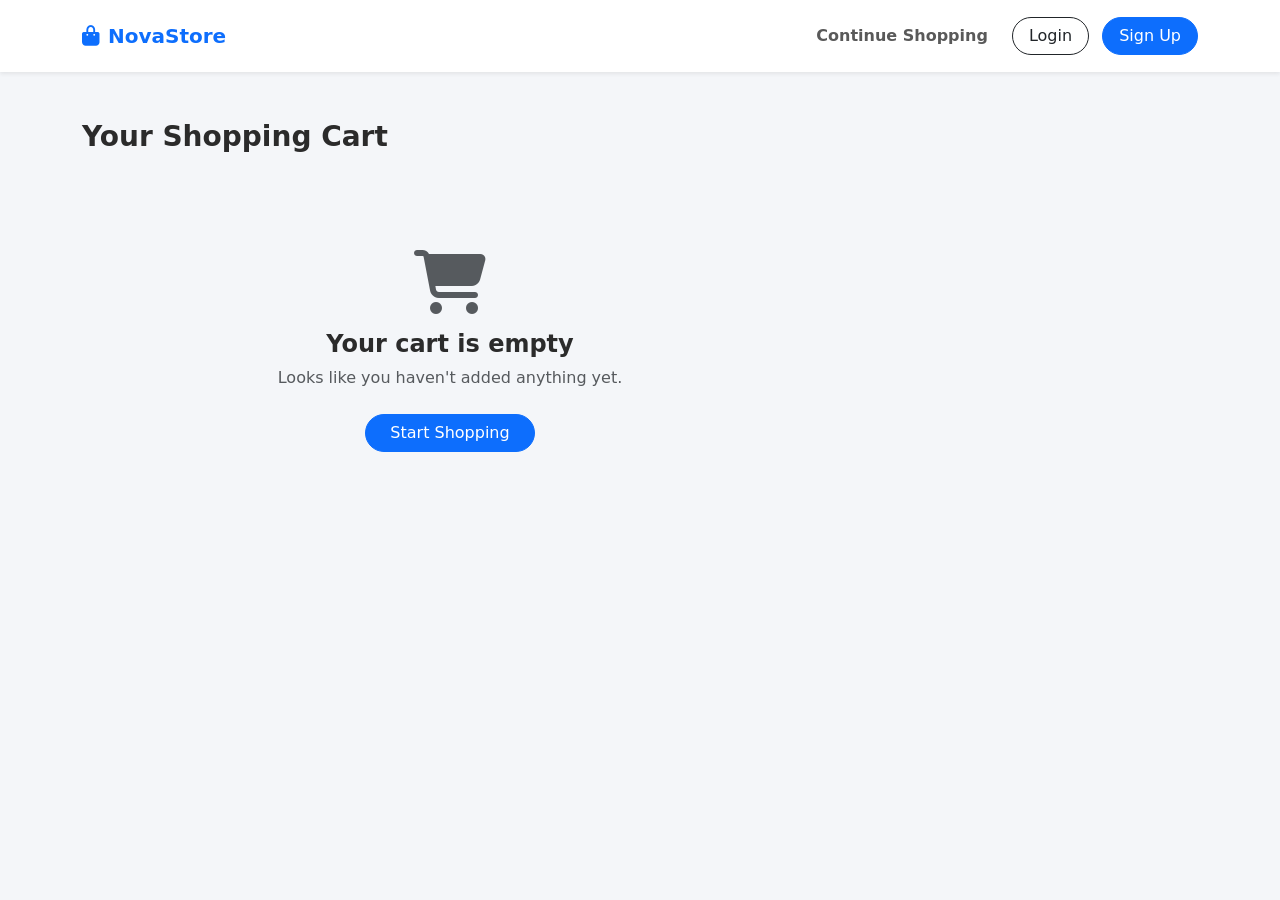
<file: cart.html>
<!DOCTYPE html>
<html lang="en">
<head>
    <meta charset="UTF-8">
    <meta name="viewport" content="width=device-width, initial-scale=1.0">
    <title>Shopping Cart - NovaStore</title>
    <link href="https://cdn.jsdelivr.net/npm/bootstrap@5.3.2/dist/css/bootstrap.min.css" rel="stylesheet">
    <link href="https://cdnjs.cloudflare.com/ajax/libs/font-awesome/6.4.2/css/all.min.css" rel="stylesheet">
    <link rel="stylesheet" href="css/style.css">
</head>
<body>

    <nav class="navbar navbar-expand-lg navbar-light bg-white sticky-top shadow-sm py-3">
        <div class="container">
            <a class="navbar-brand fw-bold text-primary" href="index.html"><i class="fas fa-shopping-bag me-2"></i>NovaStore</a>
            <div class="collapse navbar-collapse">
                <ul class="navbar-nav ms-auto me-3">
                    <li class="nav-item"><a class="nav-link fw-semibold" href="products.html">Continue Shopping</a></li>
                </ul>
                <div id="nav-auth-links"></div>
            </div>
        </div>
    </nav>

    <div class="container my-5">
        <h3 class="fw-bold mb-4">Your Shopping Cart</h3>
        <div class="row">
            <div class="col-lg-8" id="cart-items-list"></div>
            <div class="col-lg-4" id="cart-summary"></div>
        </div>
    </div>

    <script src="https://cdn.jsdelivr.net/npm/bootstrap@5.3.2/dist/js/bootstrap.bundle.min.js"></script>
    <script src="js/data.js"></script>
    <script src="js/auth.js"></script>
    <script src="js/cart.js"></script>
</body>
</html>
</file>
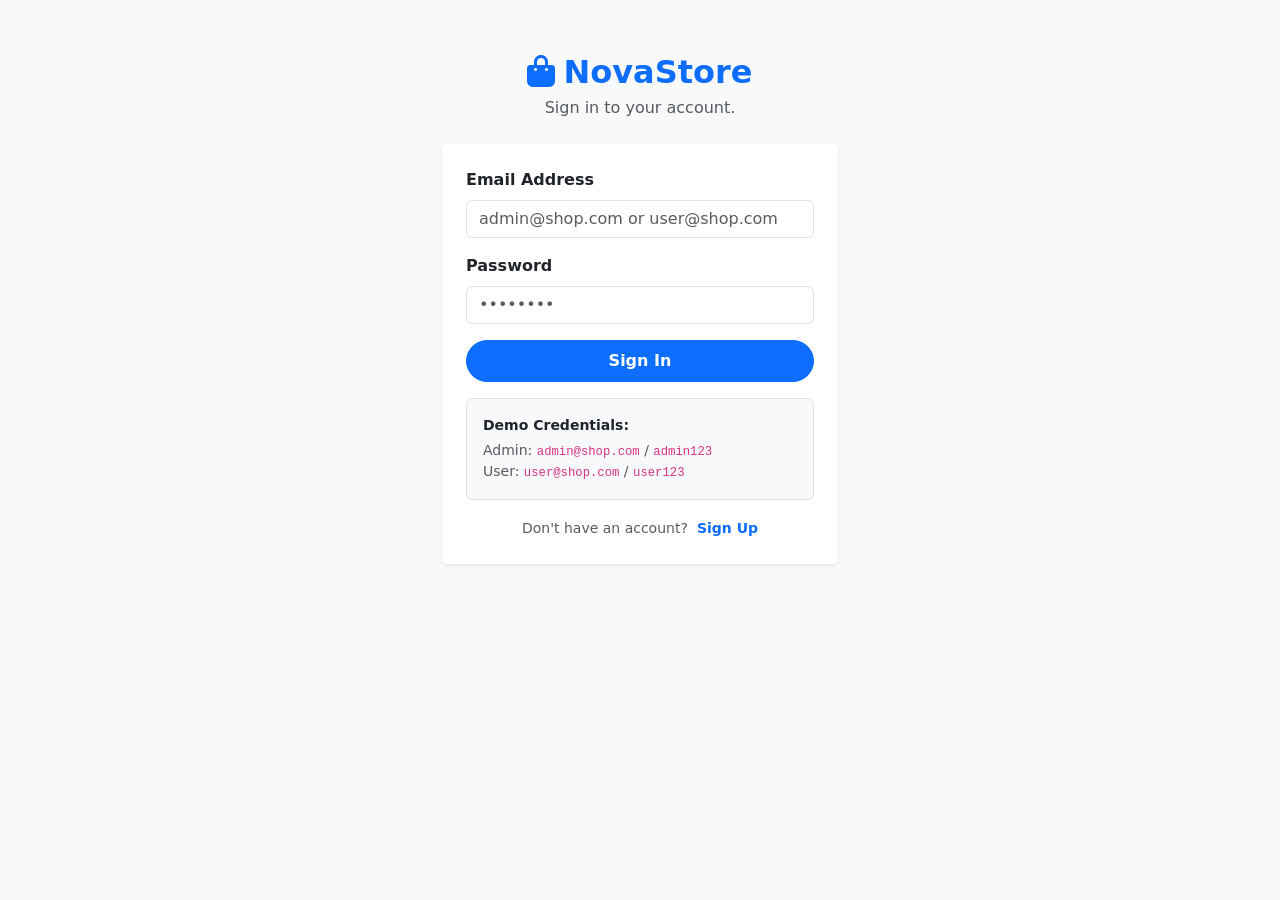
<file: login.html>
<!DOCTYPE html>
<html lang="en">
<head>
    <meta charset="UTF-8">
    <meta name="viewport" content="width=device-width, initial-scale=1.0">
    <title>Login - NovaStore</title>
    <link href="https://cdn.jsdelivr.net/npm/bootstrap@5.3.2/dist/css/bootstrap.min.css" rel="stylesheet">
    <link href="https://cdnjs.cloudflare.com/ajax/libs/font-awesome/6.4.2/css/all.min.css" rel="stylesheet">
    <link rel="stylesheet" href="css/style.css">
</head>
<body class="bg-light d-flex align-items-center py-5">

    <div class="container" style="max-width: 420px;">
        <div class="text-center mb-4">
            <a href="index.html" class="navbar-brand fw-bold text-primary fs-2"><i class="fas fa-shopping-bag me-2"></i>NovaStore</a>
            <p class="text-muted">Sign in to your account.</p>
        </div>

        <div class="card border-0 shadow-sm p-4">
            <form id="login-form">
                <div class="mb-3">
                    <label class="form-label fw-bold">Email Address</label>
                    <input type="email" id="login-email" class="form-control" required placeholder="admin@shop.com or user@shop.com">
                </div>
                <div class="mb-3">
                    <label class="form-label fw-bold">Password</label>
                    <input type="password" id="login-password" class="form-control" required placeholder="••••••••">
                </div>
                <button type="submit" class="btn btn-primary rounded-pill w-100 fw-bold py-2 mb-3">Sign In</button>
            </form>

            <div class="p-3 bg-light rounded border mb-3">
                <small class="fw-bold d-block mb-1">Demo Credentials:</small>
                <small class="text-muted d-block">Admin: <code>admin@shop.com</code> / <code>admin123</code></small>
                <small class="text-muted d-block">User: <code>user@shop.com</code> / <code>user123</code></small>
            </div>

            <div class="text-center">
                <span class="text-muted small">Don't have an account?</span>
                <a href="signup.html" class="small fw-bold text-primary text-decoration-none ms-1">Sign Up</a>
            </div>
        </div>
    </div>

    <script src="https://cdn.jsdelivr.net/npm/bootstrap@5.3.2/dist/js/bootstrap.bundle.min.js"></script>
    <script src="js/data.js"></script>
    <script src="js/auth.js"></script>
    <script>
        document.getElementById("login-form").addEventListener("submit", (e) => {
            e.preventDefault();
            const email = document.getElementById("login-email").value;
            const pass = document.getElementById("login-password").value;
            login(email, pass);
        });
    </script>
</body>
</html>
</file>
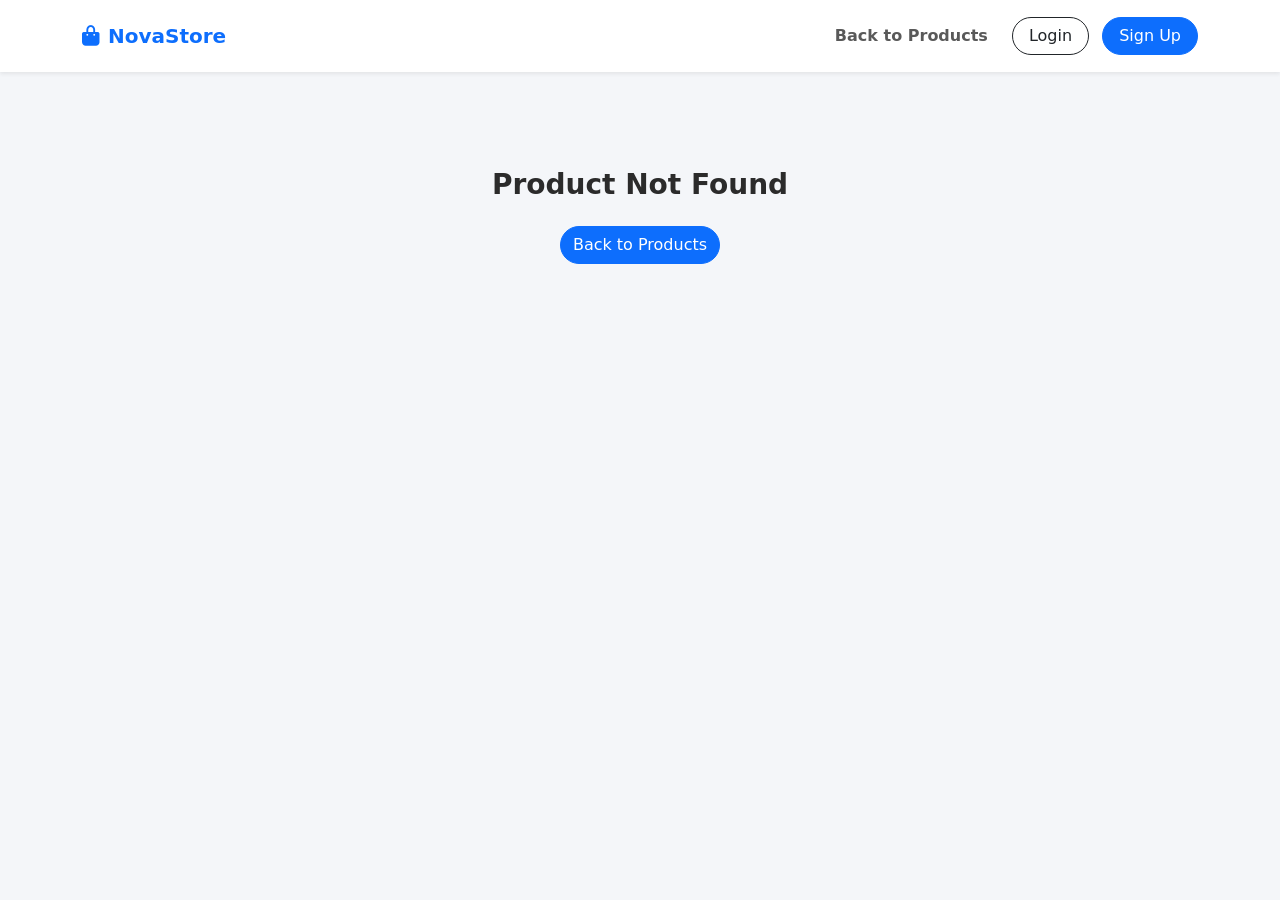
<file: product-details.html>
<!DOCTYPE html>
<html lang="en">
<head>
    <meta charset="UTF-8">
    <meta name="viewport" content="width=device-width, initial-scale=1.0">
    <title>Product Details - NovaStore</title>
    <link href="https://cdn.jsdelivr.net/npm/bootstrap@5.3.2/dist/css/bootstrap.min.css" rel="stylesheet">
    <link href="https://cdnjs.cloudflare.com/ajax/libs/font-awesome/6.4.2/css/all.min.css" rel="stylesheet">
    <link rel="stylesheet" href="css/style.css">
</head>
<body>

    <nav class="navbar navbar-expand-lg navbar-light bg-white sticky-top shadow-sm py-3">
        <div class="container">
            <a class="navbar-brand fw-bold text-primary" href="index.html"><i class="fas fa-shopping-bag me-2"></i>NovaStore</a>
            <div class="collapse navbar-collapse">
                <ul class="navbar-nav ms-auto me-3">
                    <li class="nav-item"><a class="nav-link fw-semibold" href="products.html">Back to Products</a></li>
                </ul>
                <div id="nav-auth-links"></div>
            </div>
        </div>
    </nav>

    <div class="container my-5">
        <div class="row align-items-center" id="product-detail-container"></div>
    </div>

    <script src="https://cdn.jsdelivr.net/npm/bootstrap@5.3.2/dist/js/bootstrap.bundle.min.js"></script>
    <script src="js/data.js"></script>
    <script src="js/auth.js"></script>
    <script src="js/cart.js"></script>
    <script src="js/products.js"></script>
</body>
</html>
</file>
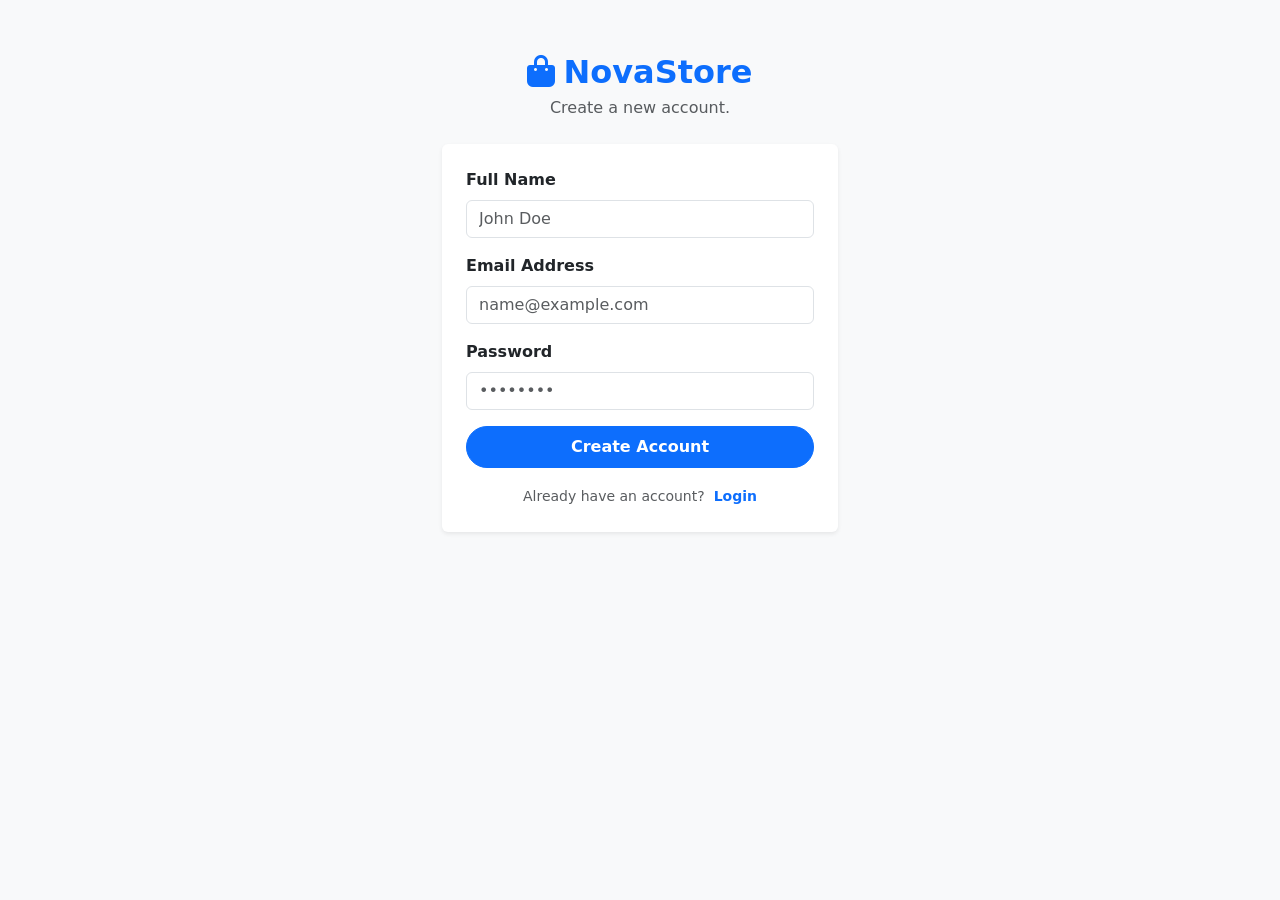
<file: signup.html>
<!DOCTYPE html>
<html lang="en">
<head>
    <meta charset="UTF-8">
    <meta name="viewport" content="width=device-width, initial-scale=1.0">
    <title>Sign Up - NovaStore</title>
    <link href="https://cdn.jsdelivr.net/npm/bootstrap@5.3.2/dist/css/bootstrap.min.css" rel="stylesheet">
    <link href="https://cdnjs.cloudflare.com/ajax/libs/font-awesome/6.4.2/css/all.min.css" rel="stylesheet">
    <link rel="stylesheet" href="css/style.css">
</head>
<body class="bg-light d-flex align-items-center py-5">

    <div class="container" style="max-width: 420px;">
        <div class="text-center mb-4">
            <a href="index.html" class="navbar-brand fw-bold text-primary fs-2"><i class="fas fa-shopping-bag me-2"></i>NovaStore</a>
            <p class="text-muted">Create a new account.</p>
        </div>

        <div class="card border-0 shadow-sm p-4">
            <form id="signup-form">
                <div class="mb-3">
                    <label class="form-label fw-bold">Full Name</label>
                    <input type="text" id="signup-name" class="form-control" required placeholder="John Doe">
                </div>
                <div class="mb-3">
                    <label class="form-label fw-bold">Email Address</label>
                    <input type="email" id="signup-email" class="form-control" required placeholder="name@example.com">
                </div>
                <div class="mb-3">
                    <label class="form-label fw-bold">Password</label>
                    <input type="password" id="signup-password" class="form-control" required placeholder="••••••••">
                </div>
                <button type="submit" class="btn btn-primary rounded-pill w-100 fw-bold py-2 mb-3">Create Account</button>
            </form>

            <div class="text-center">
                <span class="text-muted small">Already have an account?</span>
                <a href="login.html" class="small fw-bold text-primary text-decoration-none ms-1">Login</a>
            </div>
        </div>
    </div>

    <script src="https://cdn.jsdelivr.net/npm/bootstrap@5.3.2/dist/js/bootstrap.bundle.min.js"></script>
    <script src="js/data.js"></script>
    <script src="js/auth.js"></script>
    <script>
        document.getElementById("signup-form").addEventListener("submit", (e) => {
            e.preventDefault();
            const name = document.getElementById("signup-name").value;
            const email = document.getElementById("signup-email").value;
            const pass = document.getElementById("signup-password").value;
            signup(name, email, pass);
        });
    </script>
</body>
</html>
</file>
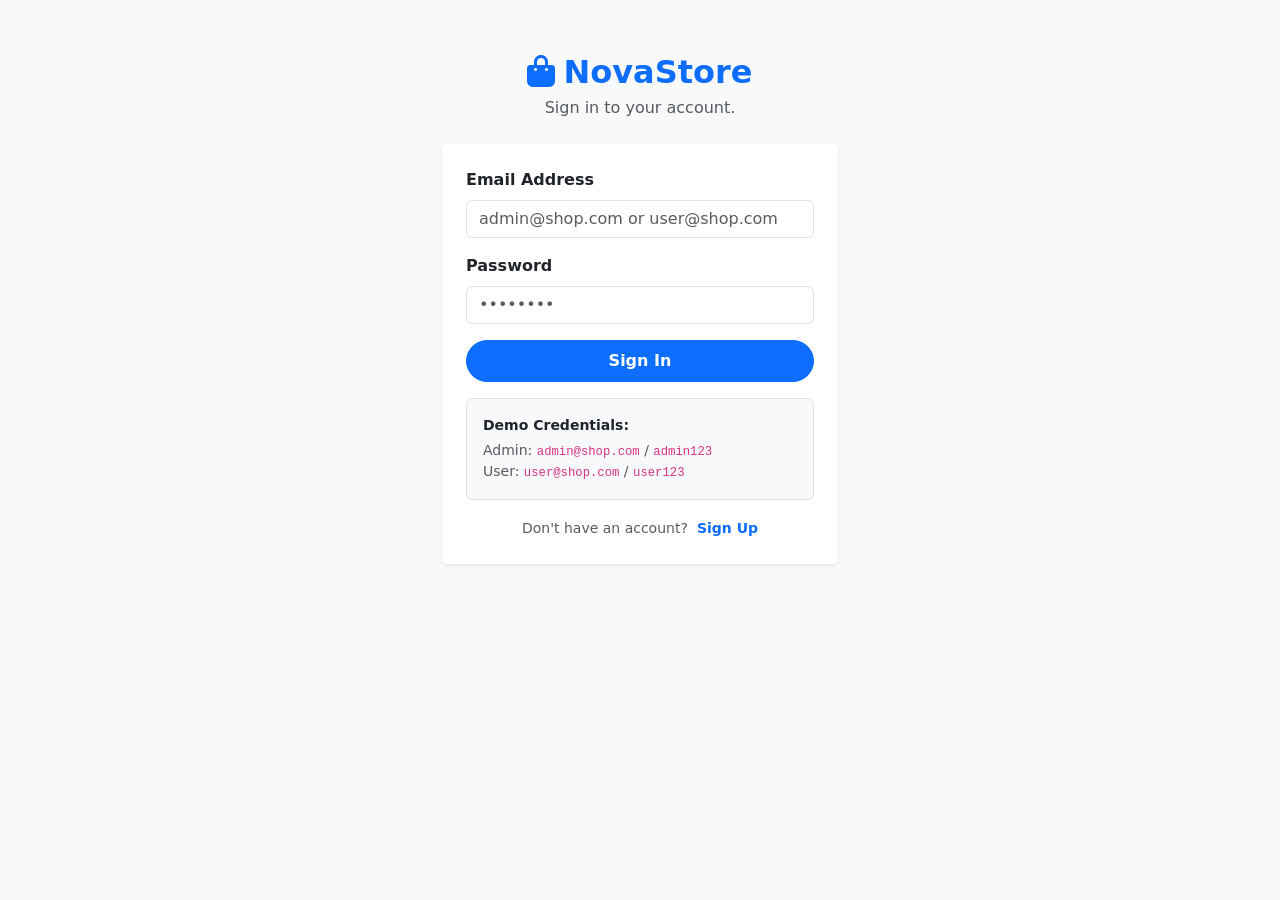
<file: admin/dashboard.html>
<!DOCTYPE html>
<html lang="en">
<head>
    <meta charset="UTF-8">
    <meta name="viewport" content="width=device-width, initial-scale=1.0">
    <title>Admin Dashboard - NovaStore</title>
    <link href="https://cdn.jsdelivr.net/npm/bootstrap@5.3.2/dist/css/bootstrap.min.css" rel="stylesheet">
    <link href="https://cdnjs.cloudflare.com/ajax/libs/font-awesome/6.4.2/css/all.min.css" rel="stylesheet">
    <link rel="stylesheet" href="../css/style.css">
</head>
<body>

    <nav class="navbar navbar-expand-lg navbar-dark bg-dark py-3">
        <div class="container-fluid px-4">
            <a class="navbar-brand fw-bold text-primary" href="../index.html"><i class="fas fa-shopping-bag me-2"></i>NovaStore <span class="badge bg-danger ms-2">Admin</span></a>
            <div class="collapse navbar-collapse">
                <ul class="navbar-nav me-auto">
                    <li class="nav-item"><a class="nav-link active fw-bold" href="dashboard.html">Dashboard</a></li>
                    <li class="nav-item"><a class="nav-link" href="products.html">Products</a></li>
                    <li class="nav-item"><a class="nav-link" href="orders.html">Orders</a></li>
                </ul>
                <div id="nav-auth-links"></div>
            </div>
        </div>
    </nav>

    <div class="container-fluid p-4">
        <h3 class="fw-bold mb-4">Dashboard Overview</h3>

        <div class="row g-4 mb-4">
            <div class="col-md-3">
                <div class="card border-0 shadow-sm p-3 bg-primary text-white rounded-3">
                    <div class="d-flex justify-content-between align-items-center">
                        <div>
                            <h6 class="text-white-50">Total Products</h6>
                            <h2 class="fw-bold mb-0" id="admin-total-products">0</h2>
                        </div>
                        <i class="fas fa-box fa-2x text-white-50"></i>
                    </div>
                </div>
            </div>
            <div class="col-md-3">
                <div class="card border-0 shadow-sm p-3 bg-success text-white rounded-3">
                    <div class="d-flex justify-content-between align-items-center">
                        <div>
                            <h6 class="text-white-50">Total Orders</h6>
                            <h2 class="fw-bold mb-0" id="admin-total-orders">0</h2>
                        </div>
                        <i class="fas fa-shopping-cart fa-2x text-white-50"></i>
                    </div>
                </div>
            </div>
            <div class="col-md-3">
                <div class="card border-0 shadow-sm p-3 bg-warning text-dark rounded-3">
                    <div class="d-flex justify-content-between align-items-center">
                        <div>
                            <h6 class="text-dark-50">Total Users</h6>
                            <h2 class="fw-bold mb-0" id="admin-total-users">0</h2>
                        </div>
                        <i class="fas fa-users fa-2x text-dark-50"></i>
                    </div>
                </div>
            </div>
            <div class="col-md-3">
                <div class="card border-0 shadow-sm p-3 bg-dark text-white rounded-3">
                    <div class="d-flex justify-content-between align-items-center">
                        <div>
                            <h6 class="text-white-50">Total Revenue</h6>
                            <h2 class="fw-bold mb-0" id="admin-total-revenue">$0.00</h2>
                        </div>
                        <i class="fas fa-dollar-sign fa-2x text-white-50"></i>
                    </div>
                </div>
            </div>
        </div>

        <div class="card border-0 shadow-sm p-4">
            <h5 class="fw-bold mb-3">Recent Orders</h5>
            <div class="table-responsive">
                <table class="table align-middle">
                    <thead>
                        <tr>
                            <th>Order ID</th>
                            <th>Customer</th>
                            <th>Date</th>
                            <th>Amount</th>
                            <th>Status</th>
                        </tr>
                    </thead>
                    <tbody id="admin-recent-orders"></tbody>
                </table>
            </div>
        </div>
    </div>

    <script src="https://cdn.jsdelivr.net/npm/bootstrap@5.3.2/dist/js/bootstrap.bundle.min.js"></script>
    <script src="../js/data.js"></script>
    <script src="../js/auth.js"></script>
    <script src="../js/admin.js"></script>
</body>
</html>
</file>
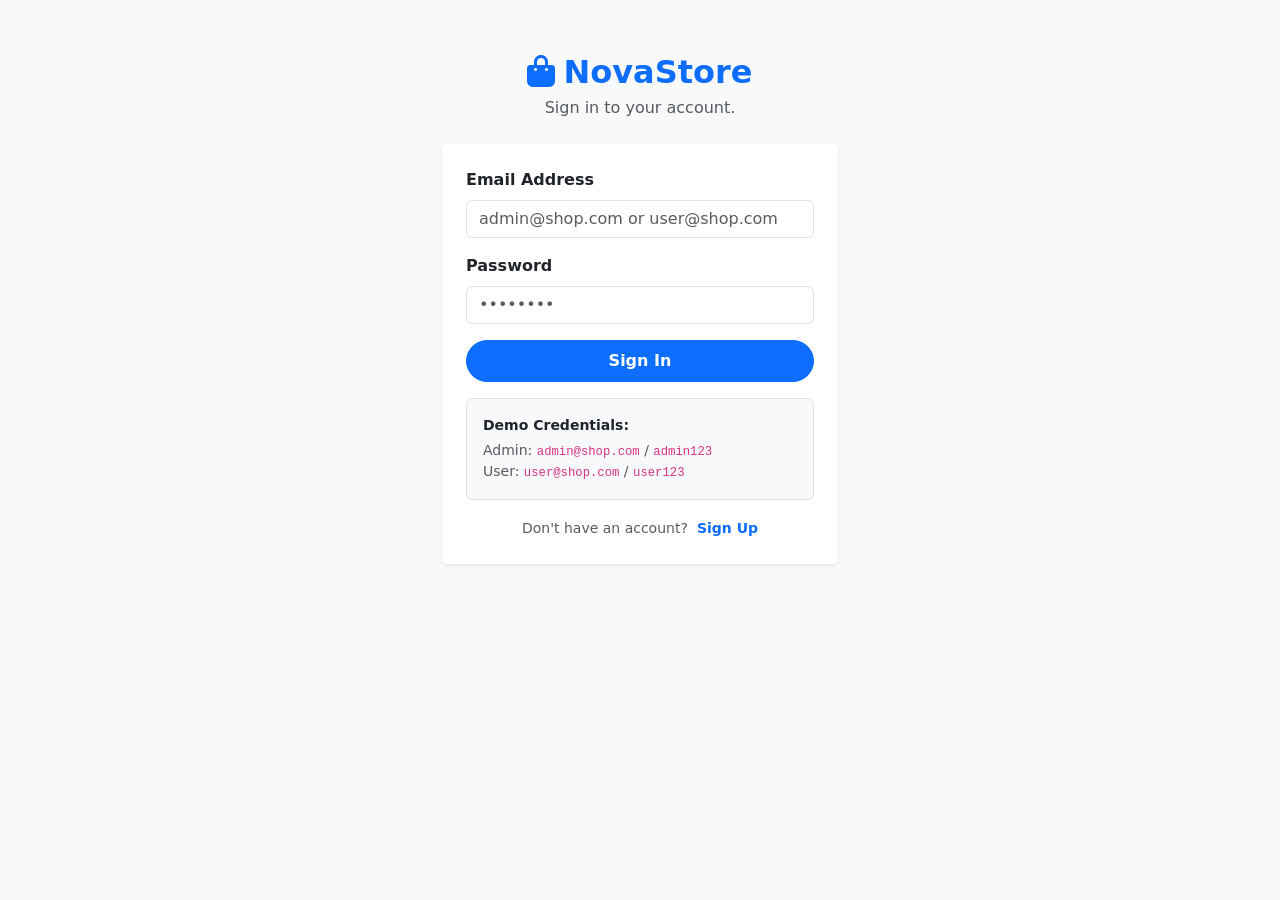
<file: admin/products.html>
<!DOCTYPE html>
<html lang="en">
<head>
    <meta charset="UTF-8">
    <meta name="viewport" content="width=device-width, initial-scale=1.0">
    <title>Manage Products - NovaStore Admin</title>
    <link href="https://cdn.jsdelivr.net/npm/bootstrap@5.3.2/dist/css/bootstrap.min.css" rel="stylesheet">
    <link href="https://cdnjs.cloudflare.com/ajax/libs/font-awesome/6.4.2/css/all.min.css" rel="stylesheet">
    <link rel="stylesheet" href="../css/style.css">
</head>
<body>

    <nav class="navbar navbar-expand-lg navbar-dark bg-dark py-3">
        <div class="container-fluid px-4">
            <a class="navbar-brand fw-bold text-primary" href="../index.html"><i class="fas fa-shopping-bag me-2"></i>NovaStore <span class="badge bg-danger ms-2">Admin</span></a>
            <div class="collapse navbar-collapse">
                <ul class="navbar-nav me-auto">
                    <li class="nav-item"><a class="nav-link" href="dashboard.html">Dashboard</a></li>
                    <li class="nav-item"><a class="nav-link active fw-bold" href="products.html">Products</a></li>
                    <li class="nav-item"><a class="nav-link" href="orders.html">Orders</a></li>
                </ul>
                <div id="nav-auth-links"></div>
            </div>
        </div>
    </nav>

    <div class="container-fluid p-4">
        <div class="d-flex justify-content-between align-items-center mb-4">
            <h3 class="fw-bold mb-0">Product Management</h3>
            <button class="btn btn-primary rounded-pill px-4 fw-bold" onclick="openProductModal()"><i class="fas fa-plus me-2"></i>Add New Product</button>
        </div>

        <div class="card border-0 shadow-sm p-3">
            <div class="table-responsive">
                <table class="table align-middle">
                    <thead>
                        <tr>
                            <th>Image</th>
                            <th>Name</th>
                            <th>Category</th>
                            <th>Price</th>
                            <th>Stock</th>
                            <th>Actions</th>
                        </tr>
                    </thead>
                    <tbody id="admin-products-table"></tbody>
                </table>
            </div>
        </div>
    </div>

    <!-- Product Modal -->
    <div class="modal fade" id="productModal" tabindex="-1">
        <div class="modal-dialog modal-lg">
            <div class="modal-content border-0">
                <div class="modal-header bg-dark text-white">
                    <h5 class="modal-title" id="modal-title">Add Product</h5>
                    <button type="button" class="btn-close btn-close-white" data-bs-dismiss="modal"></button>
                </div>
                <form id="admin-product-form">
                    <div class="modal-body p-4">
                        <input type="hidden" id="prod-id">
                        <div class="row g-3">
                            <div class="col-md-6">
                                <label class="form-label fw-bold">Product Name</label>
                                <input type="text" id="prod-name" class="form-control" required>
                            </div>
                            <div class="col-md-6">
                                <label class="form-label fw-bold">Category</label>
                                <select id="prod-category" class="form-select" required>
                                    <option value="Electronics">Electronics</option>
                                    <option value="Fashion">Fashion</option>
                                    <option value="Shoes">Shoes</option>
                                    <option value="Accessories">Accessories</option>
                                    <option value="Home">Home</option>
                                    <option value="Beauty">Beauty</option>
                                </select>
                            </div>
                            <div class="col-md-4">
                                <label class="form-label fw-bold">Price ($)</label>
                                <input type="number" step="0.01" id="prod-price" class="form-control" required>
                            </div>
                            <div class="col-md-4">
                                <label class="form-label fw-bold">Stock Quantity</label>
                                <input type="number" id="prod-stock" class="form-control" required>
                            </div>
                            <div class="col-md-4">
                                <label class="form-label fw-bold">Rating (1-5)</label>
                                <input type="number" step="0.1" max="5" id="prod-rating" class="form-control" value="4.5">
                            </div>
                            <div class="col-12">
                                <label class="form-label fw-bold">Image URL</label>
                                <input type="url" id="prod-image" class="form-control" placeholder="https://images.unsplash.com/...">
                            </div>
                            <div class="col-12">
                                <label class="form-label fw-bold">Description</label>
                                <textarea id="prod-desc" class="form-control" rows="3" required></textarea>
                            </div>
                        </div>
                    </div>
                    <div class="modal-footer">
                        <button type="button" class="btn btn-secondary rounded-pill" data-bs-dismiss="modal">Cancel</button>
                        <button type="submit" class="btn btn-primary rounded-pill px-4">Save Product</button>
                    </div>
                </form>
            </div>
        </div>
    </div>

    <script src="https://cdn.jsdelivr.net/npm/bootstrap@5.3.2/dist/js/bootstrap.bundle.min.js"></script>
    <script src="../js/data.js"></script>
    <script src="../js/auth.js"></script>
    <script src="../js/admin.js"></script>
</body>
</html>
</file>
<file: css/style.css>
/* css/style.css - Custom Styling */

:root {
    --primary-color: #0d6efd;
    --transition-smooth: all 0.25s ease-in-out;
}

body {
    font-family: 'Segoe UI', system-ui, -apple-system, sans-serif;
    background-color: #f4f6f9;
    color: #2b2b2b;
    display: flex;
    flex-direction: column;
    min-height: 100vh;
}

.product-card {
    transition: var(--transition-smooth);
    border-radius: 12px;
}

.product-card:hover {
    transform: translateY(-5px);
    box-shadow: 0 10px 20px rgba(0, 0, 0, 0.1) !important;
}

.product-image {
    height: 220px;
    object-fit: cover;
    transition: var(--transition-smooth);
}

.product-card:hover .product-image {
    transform: scale(1.04);
}

.hero-section {
    background: linear-gradient(135deg, #1e293b 0%, #0f172a 100%);
    color: white;
    border-radius: 16px;
    padding: 4rem 2rem;
}

.category-card {
    transition: var(--transition-smooth);
    border-radius: 12px;
    cursor: pointer;
}

.category-card:hover {
    transform: translateY(-3px);
    background-color: var(--primary-color) !important;
    color: white !important;
}

.category-card:hover i {
    color: white !important;
}

footer {
    margin-top: auto;
}
</file>
